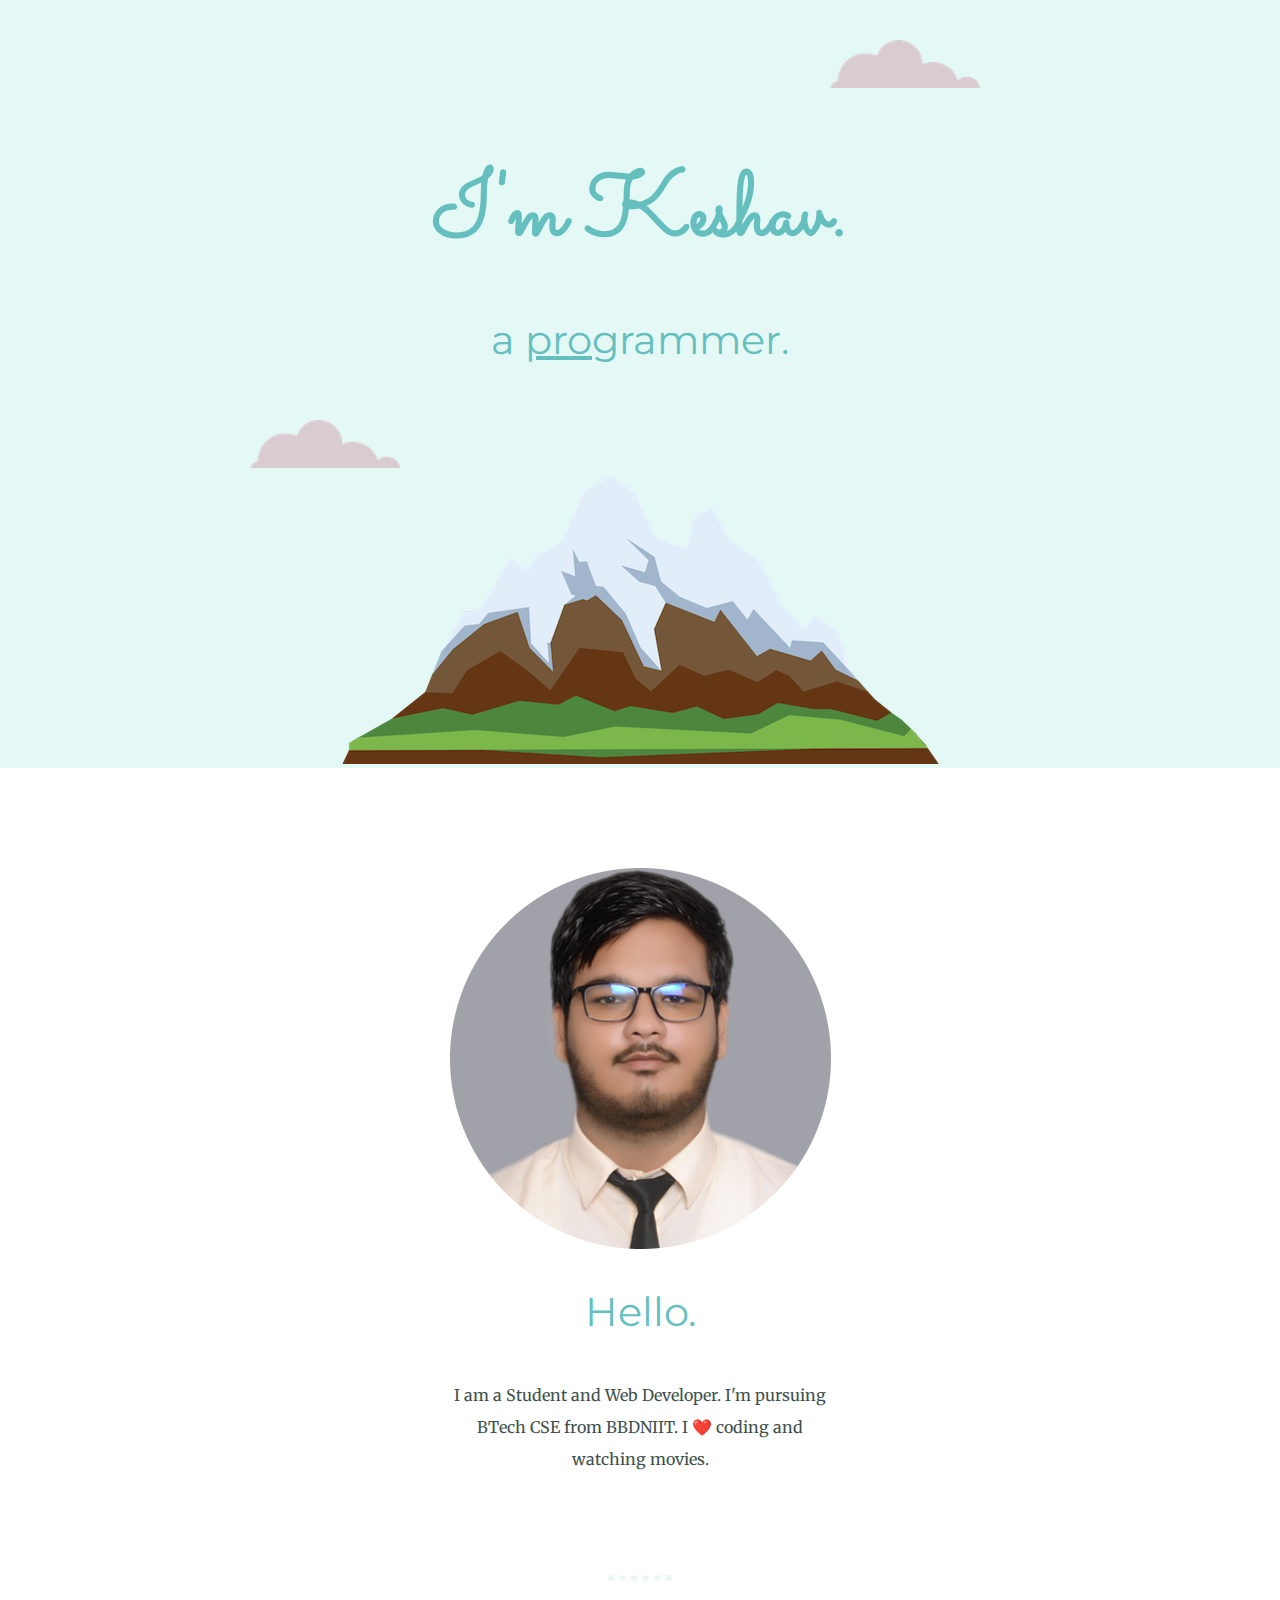
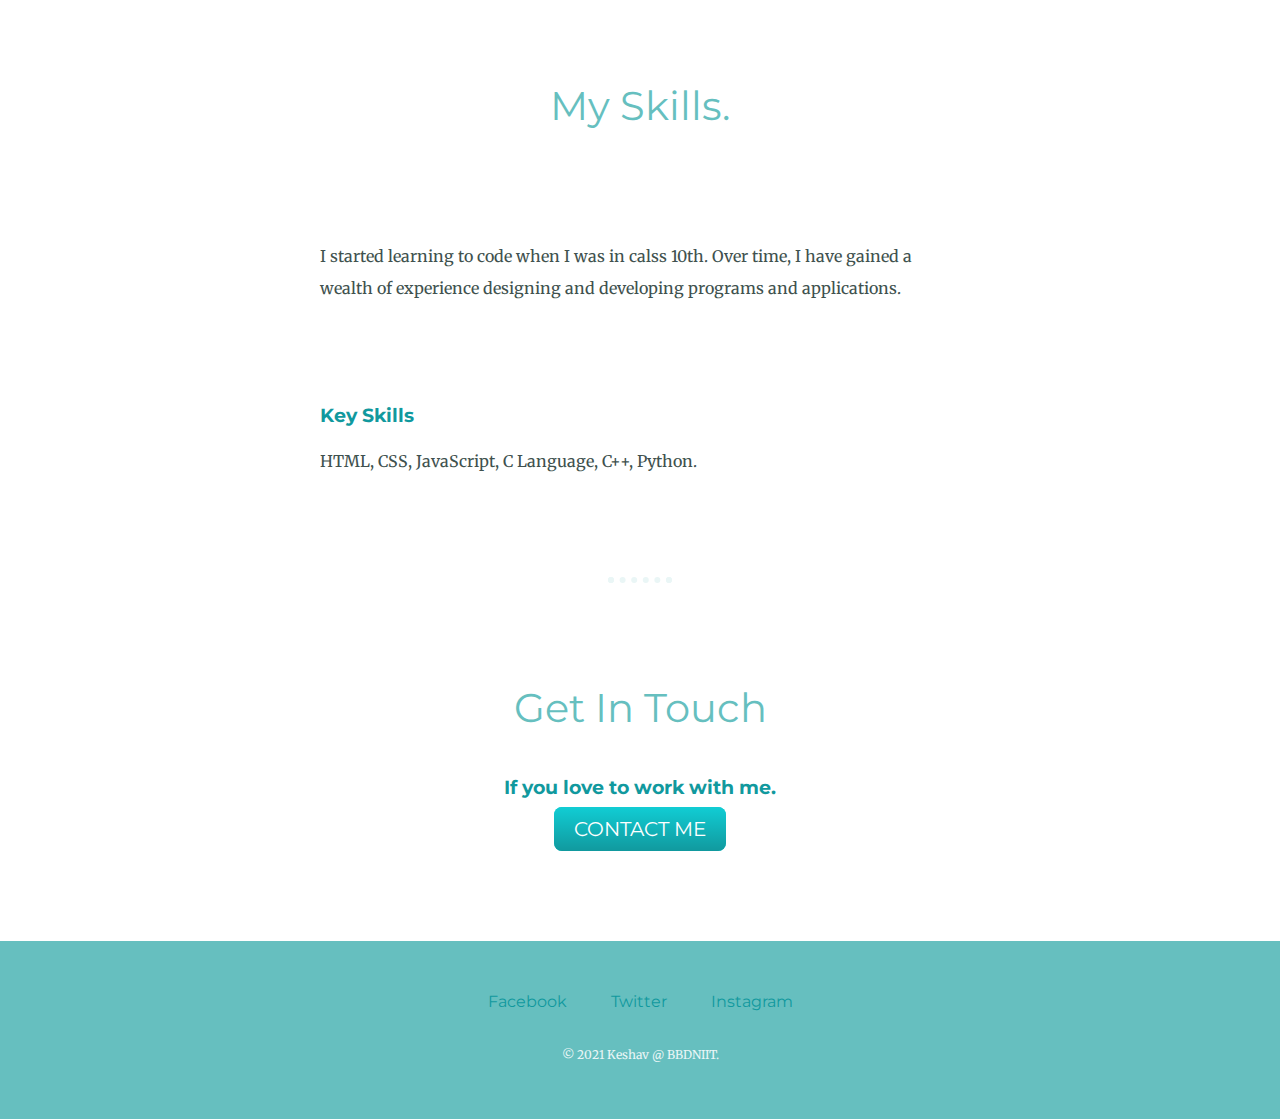
<file: index.html>
<!DOCTYPE html>
<html>

<head>
  <meta charset="utf-8">
  <title>Keshav</title>
  <link rel="stylesheet" href="cv-style.css">
  <link href="https://fonts.googleapis.com/css?family=Merriweather|Montserrat|Sacramento" rel="stylesheet">
  <link rel="icon" href="favicon.ico">
</head>

<body>
  <div class="top-container">
    <img class="top-cloud" src="cloud.png" alt="cloud">
    <div class="title-text">
      <h1>I'm Keshav.</h1>
      <h2>a <span class="pro">pro</span>grammer.</h2>
    </div>
    <img class="bottom-cloud" src="cloud.png" alt="cloud">
    <img class="mountain" src="mountain.png" alt="mountain-img">
  </div>

  <div class="middle-container">
    <div class="profile">
      <img src="keshav.jpg" alt="keshav-profile-img">
      <h2>Hello.</h2>
      <p class="intro">I am a Student and Web Developer. I'm pursuing BTech CSE from BBDNIIT. I ❤️ coding and watching movies.</p>
    </div>
    <hr>
    <div class="skills">
      <h2>My Skills.</h2>
      <div class="skill-row">
        <p>I started learning to code when I was in calss 10th. Over time, I have gained a wealth of experience designing and developing programs and applications.</p>

      </div>
      <div class="skill-row">
        <h3>Key Skills</h3>
        <p>HTML, CSS, JavaScript, C Language, C++, Python.</p>

      </div>
    </div>
    <hr>
    <div class="contact-me">
      <h2>Get In Touch</h2>
      <h3>If you love to work with me.</h3>
      <a class="btn" href="mailto:1900560100052@bbdniit.ac.in">CONTACT ME</a>
    </div>
  </div>


  <div class="bottom-container">
    <a class="footer-link" href="https://www.facebook.com/profile.php?id=100007274340528">Facebook</a>
    <a class="footer-link" href="https://twitter.com/skeshav826">Twitter</a>
    <a class="footer-link" href="https://www.instagram.com/__keshav_sharma__/">Instagram</a>
    <p class="copyright">© 2021 Keshav @ BBDNIIT.</p>
  </div>
</body>

</html>
</file>
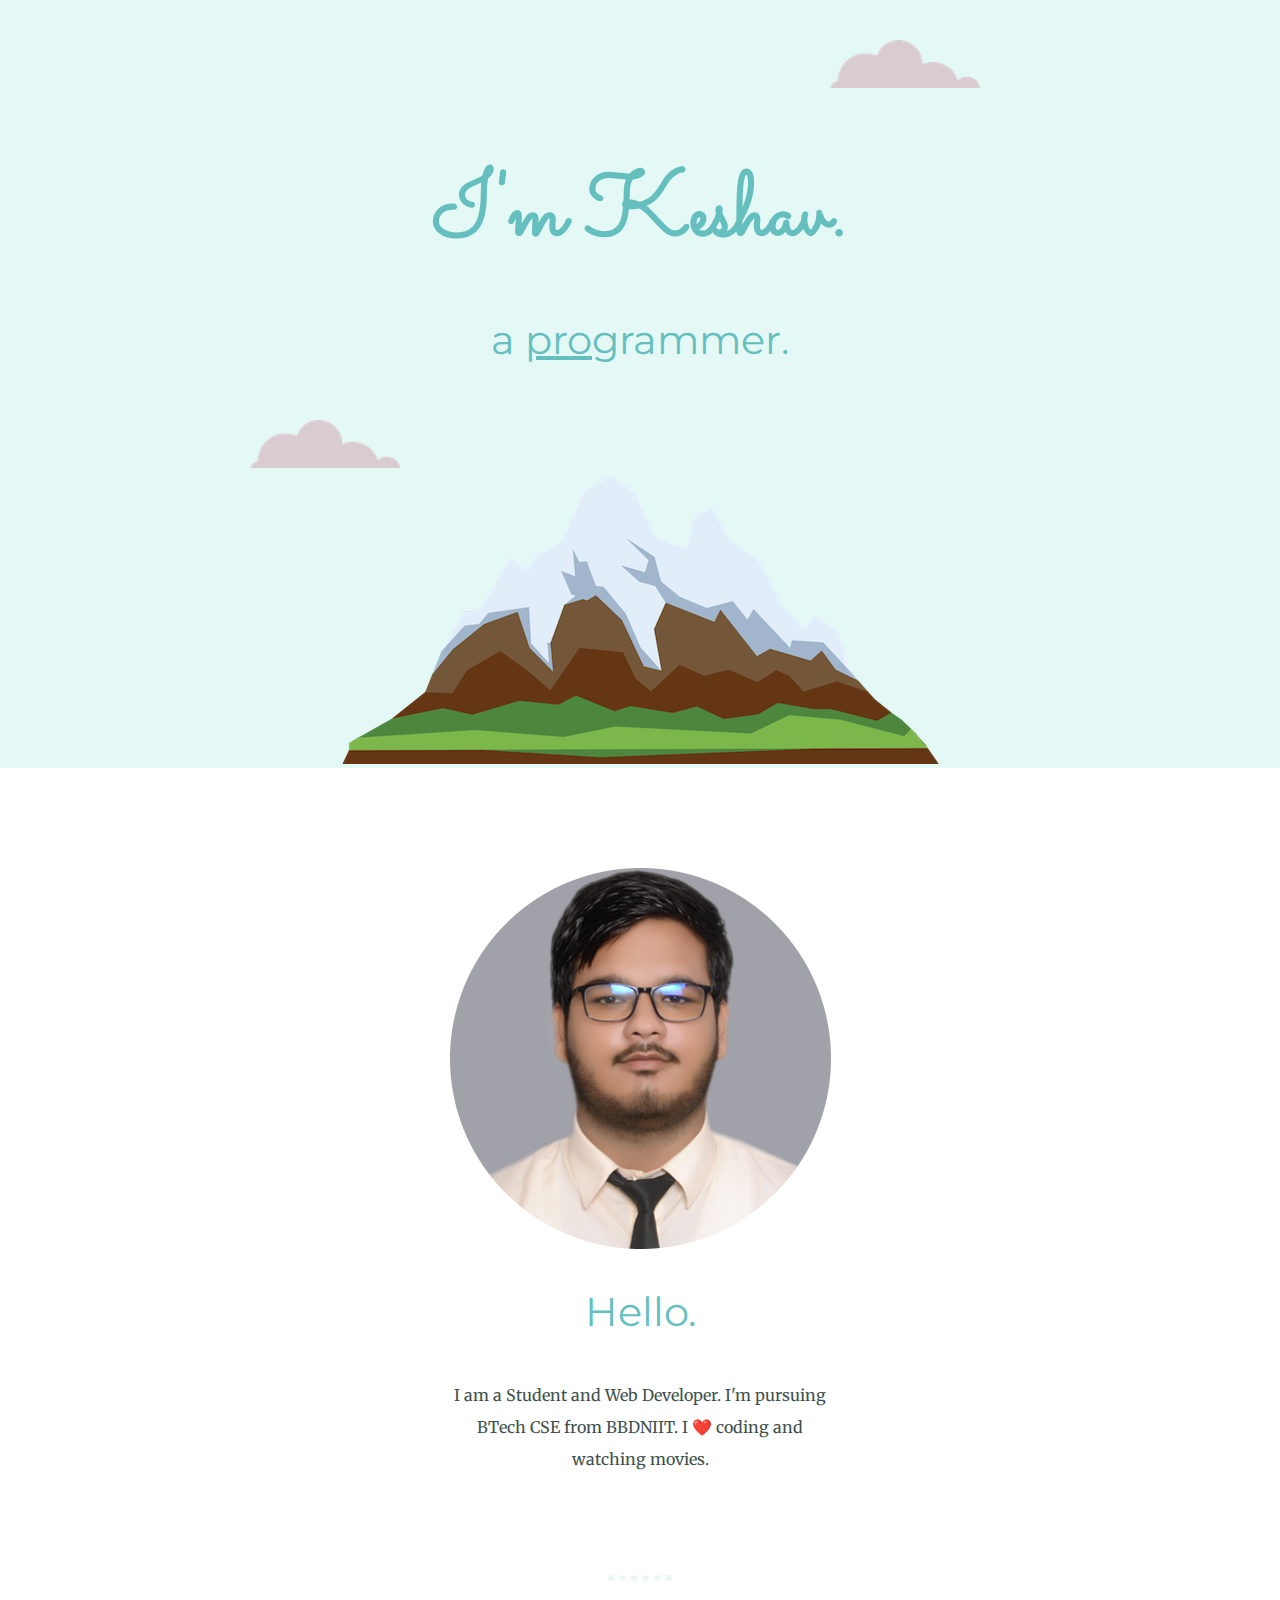
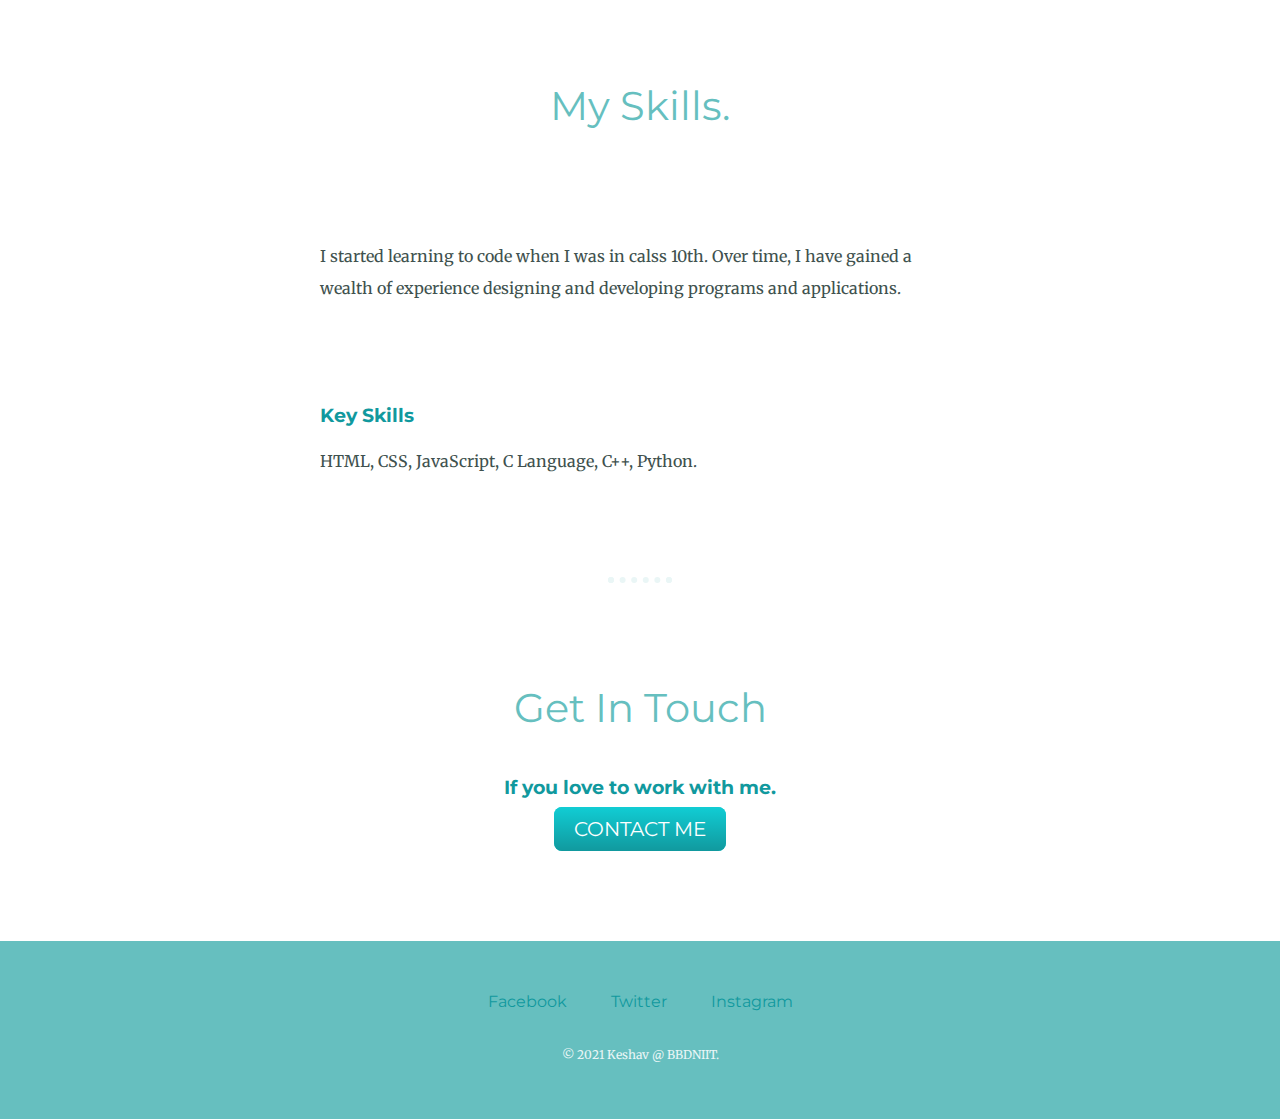
<file: CV.html>
<!DOCTYPE html>
<html>

<head>
  <meta charset="utf-8">
  <title>Keshav</title>
  <link rel="stylesheet" href="cv-style.css">
  <link href="https://fonts.googleapis.com/css?family=Merriweather|Montserrat|Sacramento" rel="stylesheet">
  <link rel="icon" href="favicon.ico">
</head>

<body>
  <div class="top-container">
    <img class="top-cloud" src="cloud.png" alt="cloud">
    <div class="title-text">
      <h1>I'm Keshav.</h1>
      <h2>a <span class="pro">pro</span>grammer.</h2>
    </div>
    <img class="bottom-cloud" src="cloud.png" alt="cloud">
    <img class="mountain" src="mountain.png" alt="mountain-img">
  </div>

  <div class="middle-container">
    <div class="profile">
      <img src="keshav.jpg" alt="keshav-profile-img">
      <h2>Hello.</h2>
      <p class="intro">I am a Student and Web Developer. I'm pursuing BTech CSE from BBDNIIT. I ❤️ coding and watching movies.</p>
    </div>
    <hr>
    <div class="skills">
      <h2>My Skills.</h2>
      <div class="skill-row">
        <p>I started learning to code when I was in calss 10th. Over time, I have gained a wealth of experience designing and developing programs and applications.</p>

      </div>
      <div class="skill-row">
        <h3>Key Skills</h3>
        <p>HTML, CSS, JavaScript, C Language, C++, Python.</p>

      </div>
    </div>
    <hr>
    <div class="contact-me">
      <h2>Get In Touch</h2>
      <h3>If you love to work with me.</h3>
      <a class="btn" href="mailto:1900560100052@bbdniit.ac.in">CONTACT ME</a>
    </div>
  </div>


  <div class="bottom-container">
    <a class="footer-link" href="https://www.facebook.com/profile.php?id=100007274340528">Facebook</a>
    <a class="footer-link" href="https://twitter.com/skeshav826">Twitter</a>
    <a class="footer-link" href="https://www.instagram.com/__keshav_sharma__/">Instagram</a>
    <p class="copyright">© 2021 Keshav @ BBDNIIT.</p>
  </div>
</body>

</html>
</file>
<file: cv-style.css>
body {
  color: #40514E;
  margin: 0;
  text-align: center;
  font-family: 'Merriweather', serif;
}

h1 {
  color: #66BFBF;
  font-size: 5.625rem;
  margin: 50px auto 0 auto;
  font-family: 'Sacramento', cursive;
}

h2 {
  color: #66BFBF;
  font-family: 'Montserrat', sans-serif;
  font-size: 2.5rem;
  font-weight: normal;
  padding-bottom: 10px;
}

h3 {
  color: #11999E;
  font-family: 'Montserrat', sans-serif;
}

p {
  line-height: 2;
}

hr {
  border: dotted #EAF6F6 6px;
  border-bottom: none;
  width: 4%;
  margin: 100px auto;
}

a{
  color: #11999E;
  font-family: 'Montserrat', sans-serif;
  margin: 10px 20px;
  text-decoration: none;
}

a:hover {
  color: #EAF6F6;
}

.top-container {
  background-color: #E4F9F5;
  position: relative;
  padding-top: 100px;
}

.middle-container {
  margin: 100px 0;
}

.bottom-container {
  background-color: #66BFBF;
  padding: 50px 0 20px;
}

.skill-row {
  width: 50%;
  margin: 100px auto 100px auto;
  text-align: left;
}

.pro {
  text-decoration: underline;
}

.intro {
  width: 30%;
  margin: auto;
}

.contact-message {
  width: 40%;
  margin: 40px auto 60px;
}

.copyright {
  color: #EAF6F6;
  font-size: 0.75rem;
  padding: 20px 0;
}

.top-cloud {
  position: absolute;
  right: 300px;
  top: 40px;
}

.bottom-cloud {
  position: absolute;
  left: 250px;
  bottom: 300px;
}

.btn {
  background: #11cdd4;
  background-image: -webkit-linear-gradient(top, #11cdd4, #11999e);
  background-image: -moz-linear-gradient(top, #11cdd4, #11999e);
  background-image: -ms-linear-gradient(top, #11cdd4, #11999e);
  background-image: -o-linear-gradient(top, #11cdd4, #11999e);
  background-image: linear-gradient(to bottom, #11cdd4, #11999e);
  -webkit-border-radius: 8;
  -moz-border-radius: 8;
  border-radius: 8px;
  font-family: 'Montserrat', sans-serif;
  color: #ffffff;
  font-size: 20px;
  padding: 10px 20px 10px 20px;
  text-decoration: none;
}

.btn:hover {
  background: #30e3cb;
  background-image: -webkit-linear-gradient(top, #30e3cb, #2bc4ad);
  background-image: -moz-linear-gradient(top, #30e3cb, #2bc4ad);
  background-image: -ms-linear-gradient(top, #30e3cb, #2bc4ad);
  background-image: -o-linear-gradient(top, #30e3cb, #2bc4ad);
  background-image: linear-gradient(to bottom, #30e3cb, #2bc4ad);
  text-decoration: none;
}
</file>
